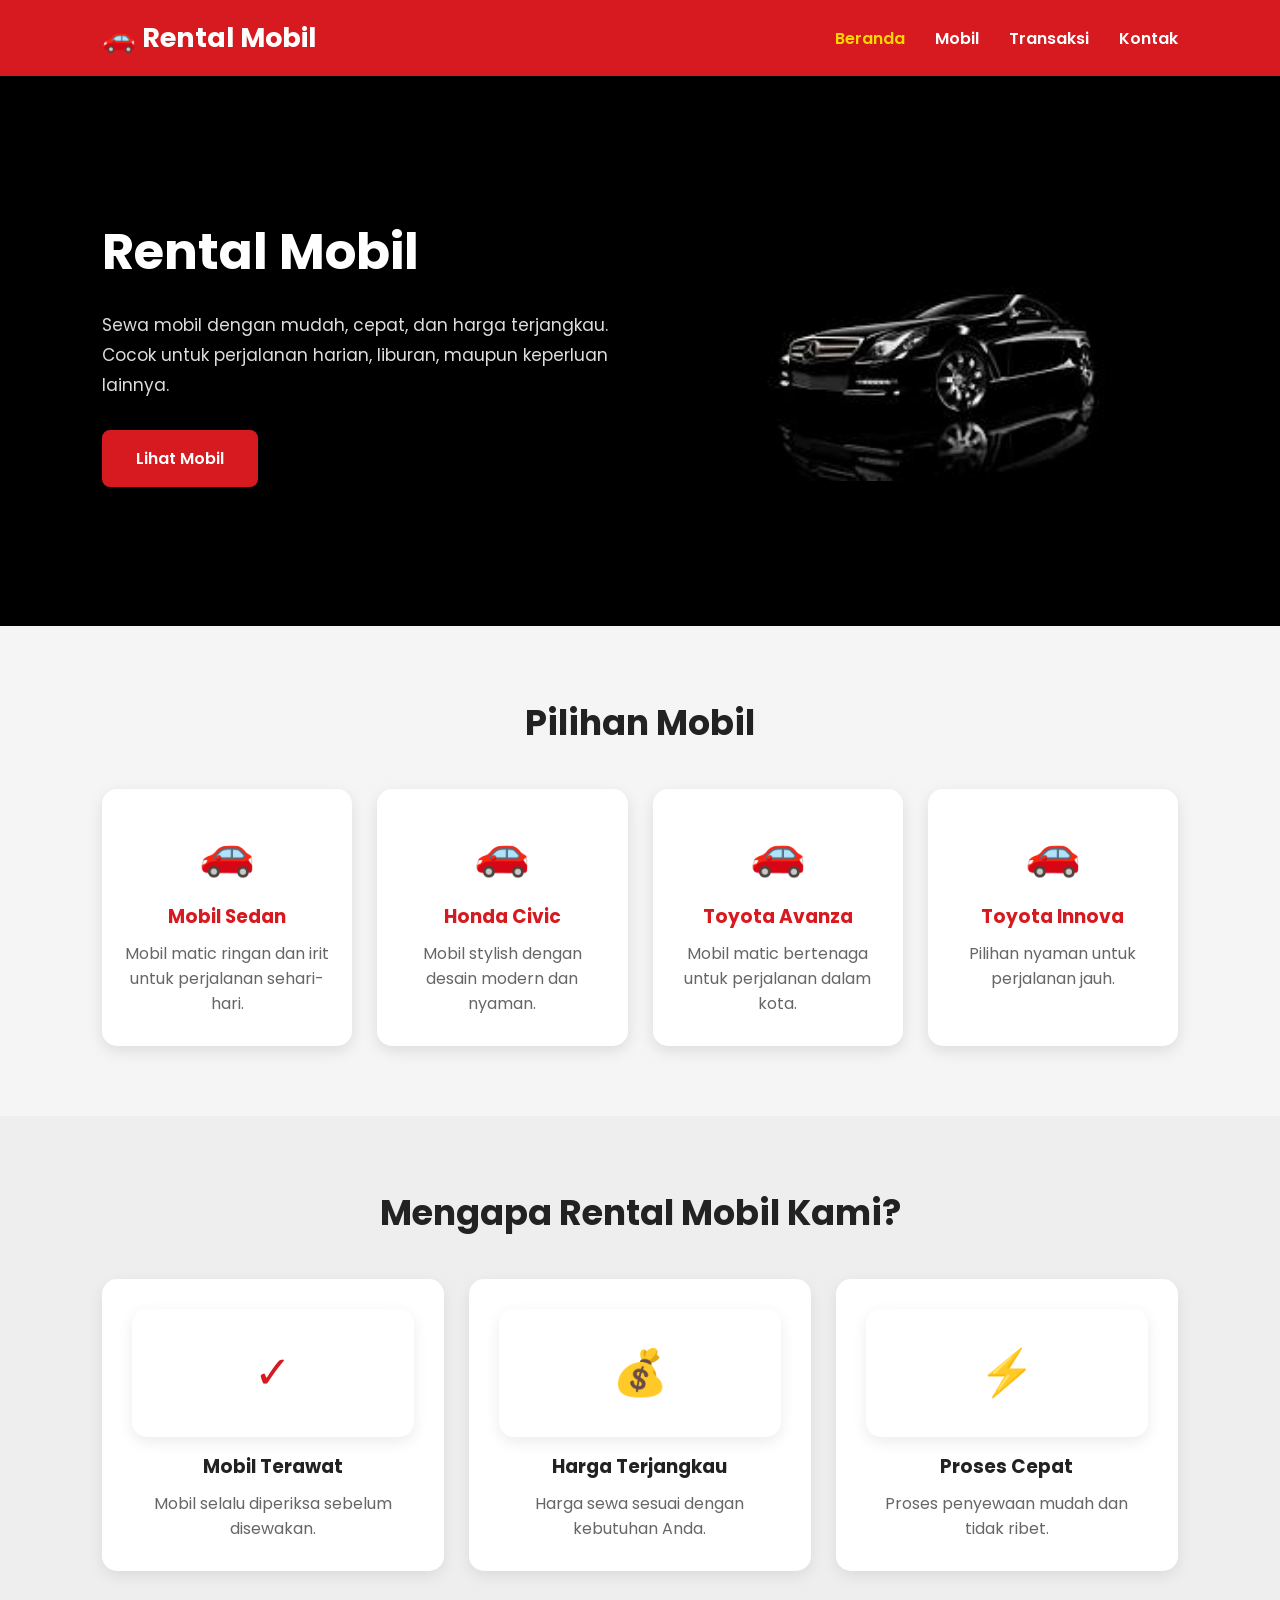
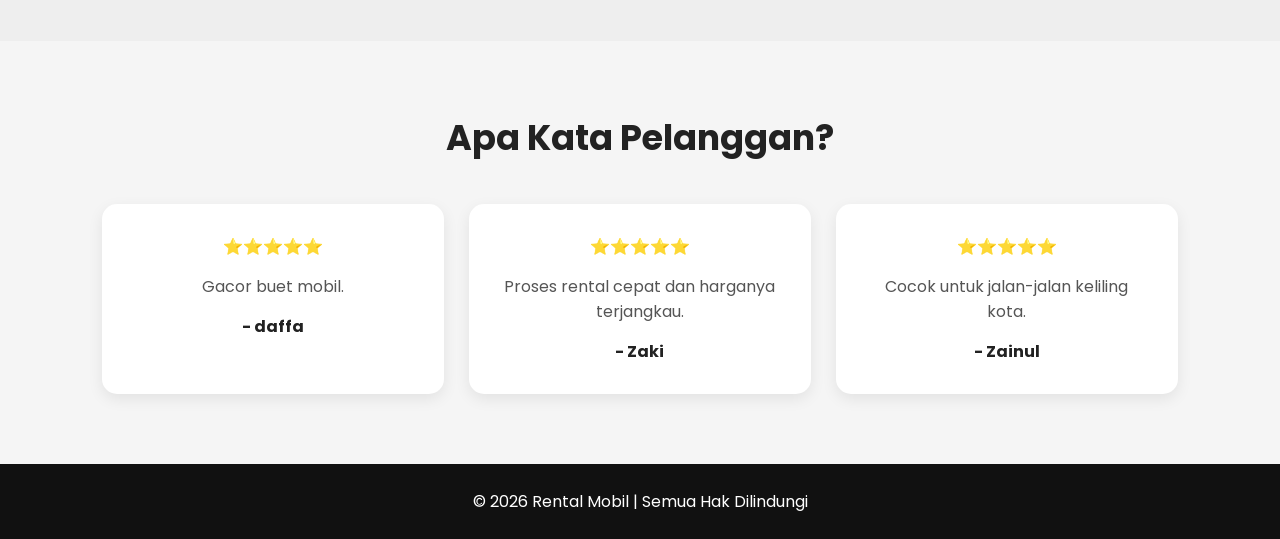
<file: UAS_Zainul Hafiz_IK-97-B/index.html>
<!DOCTYPE html>
<html lang="id">
<head>
    <meta charset="UTF-8">
    <meta name="viewport" content="width=device-width, initial-scale=1.0">

    <title>Rental Mobil</title>

    <link rel="stylesheet" href="style.css">

    <link href="https://fonts.googleapis.com/css2?family=Poppins:wght@300;400;600;700&display=swap" rel="stylesheet">
</head>

<body>

<!-- NAVBAR -->

<header>

    <div class="logo">
        🚗 Rental Mobil
    </div>

    <nav>
        <ul>
            <li>
                <a href="index.html" class="active">Beranda</a>
            </li>

            <li>
                <a href="produk.html">Mobil</a>
            </li>

            <li>
                <a href="transaksi.html">Transaksi</a>
            </li>

            <li>
                <a href="kontak.html">Kontak</a>
            </li>
        </ul>
    </nav>

</header>


<!-- HERO -->

<section class="hero">

    <div class="hero-text">

        <h1>Rental Mobil </h1>

        <p>
            Sewa mobil dengan mudah, cepat, dan harga terjangkau.
            Cocok untuk perjalanan harian, liburan, maupun keperluan lainnya.
        </p>

        <a href="produk.html" class="btn">
            Lihat Mobil
        </a>

    </div>


    <div class="hero-image">

        <img src="[data-uri]" alt="Mobil Honda">

    </div>

</section>


<!-- KATEGORI -->

<section class="kategori">

    <h2>Pilihan Mobil</h2>

    <div class="kategori-container">

        <div class="card">

            <div class="icon">🚗</div>

            <h3>Mobil Sedan</h3>

            <p>
                Mobil matic ringan dan irit untuk perjalanan sehari-hari.
            </p>

        </div>


        <div class="card">

            <div class="icon">🚗</div>

            <h3>Honda Civic</h3>

            <p>
                Mobil stylish dengan desain modern dan nyaman.
            </p>

        </div>


        <div class="card">

            <div class="icon">🚗</div>

            <h3>Toyota Avanza</h3>

            <p>
                Mobil matic bertenaga untuk perjalanan dalam kota.
            </p>

        </div>


        <div class="card">

            <div class="icon">🚗</div>

            <h3>Toyota Innova</h3>

            <p>
                Pilihan nyaman untuk perjalanan jauh.
            </p>

        </div>

    </div>

</section>


<!-- KEUNGGULAN -->

<section class="keunggulan">

    <h2>Mengapa Rental Mobil Kami?</h2>

    <div class="unggulan">

        <div>

            <div class="icon">✓</div>

            <h3>Mobil Terawat</h3>

            <p>
                Mobil selalu diperiksa sebelum disewakan.
            </p>

        </div>


        <div>

            <div class="icon">💰</div>

            <h3>Harga Terjangkau</h3>

            <p>
                Harga sewa sesuai dengan kebutuhan Anda.
            </p>

        </div>


        <div>

            <div class="icon">⚡</div>

            <h3>Proses Cepat</h3>

            <p>
                Proses penyewaan mudah dan tidak ribet.
            </p>

        </div>

    </div>

</section>


<!-- TESTIMONI -->

<section class="testimoni">

    <h2>Apa Kata Pelanggan?</h2>

    <div class="testi-container">

        <div class="testi">

            ⭐⭐⭐⭐⭐

            <p>
                Gacor buet mobil.
            </p>

            <h4>- daffa</h4>

        </div>


        <div class="testi">

            ⭐⭐⭐⭐⭐

            <p>
                Proses rental cepat dan harganya terjangkau.
            </p>

            <h4>- Zaki</h4>

        </div>


        <div class="testi">

            ⭐⭐⭐⭐⭐

            <p>
                Cocok untuk jalan-jalan keliling kota.
            </p>

            <h4>- Zainul</h4>

        </div>

    </div>

</section>


<!-- FOOTER -->

<footer>

    <p>
        © 2026 Rental Mobil | Semua Hak Dilindungi
    </p>

</footer>


<script src="script.js"></script>

</body>
</html>
</file>
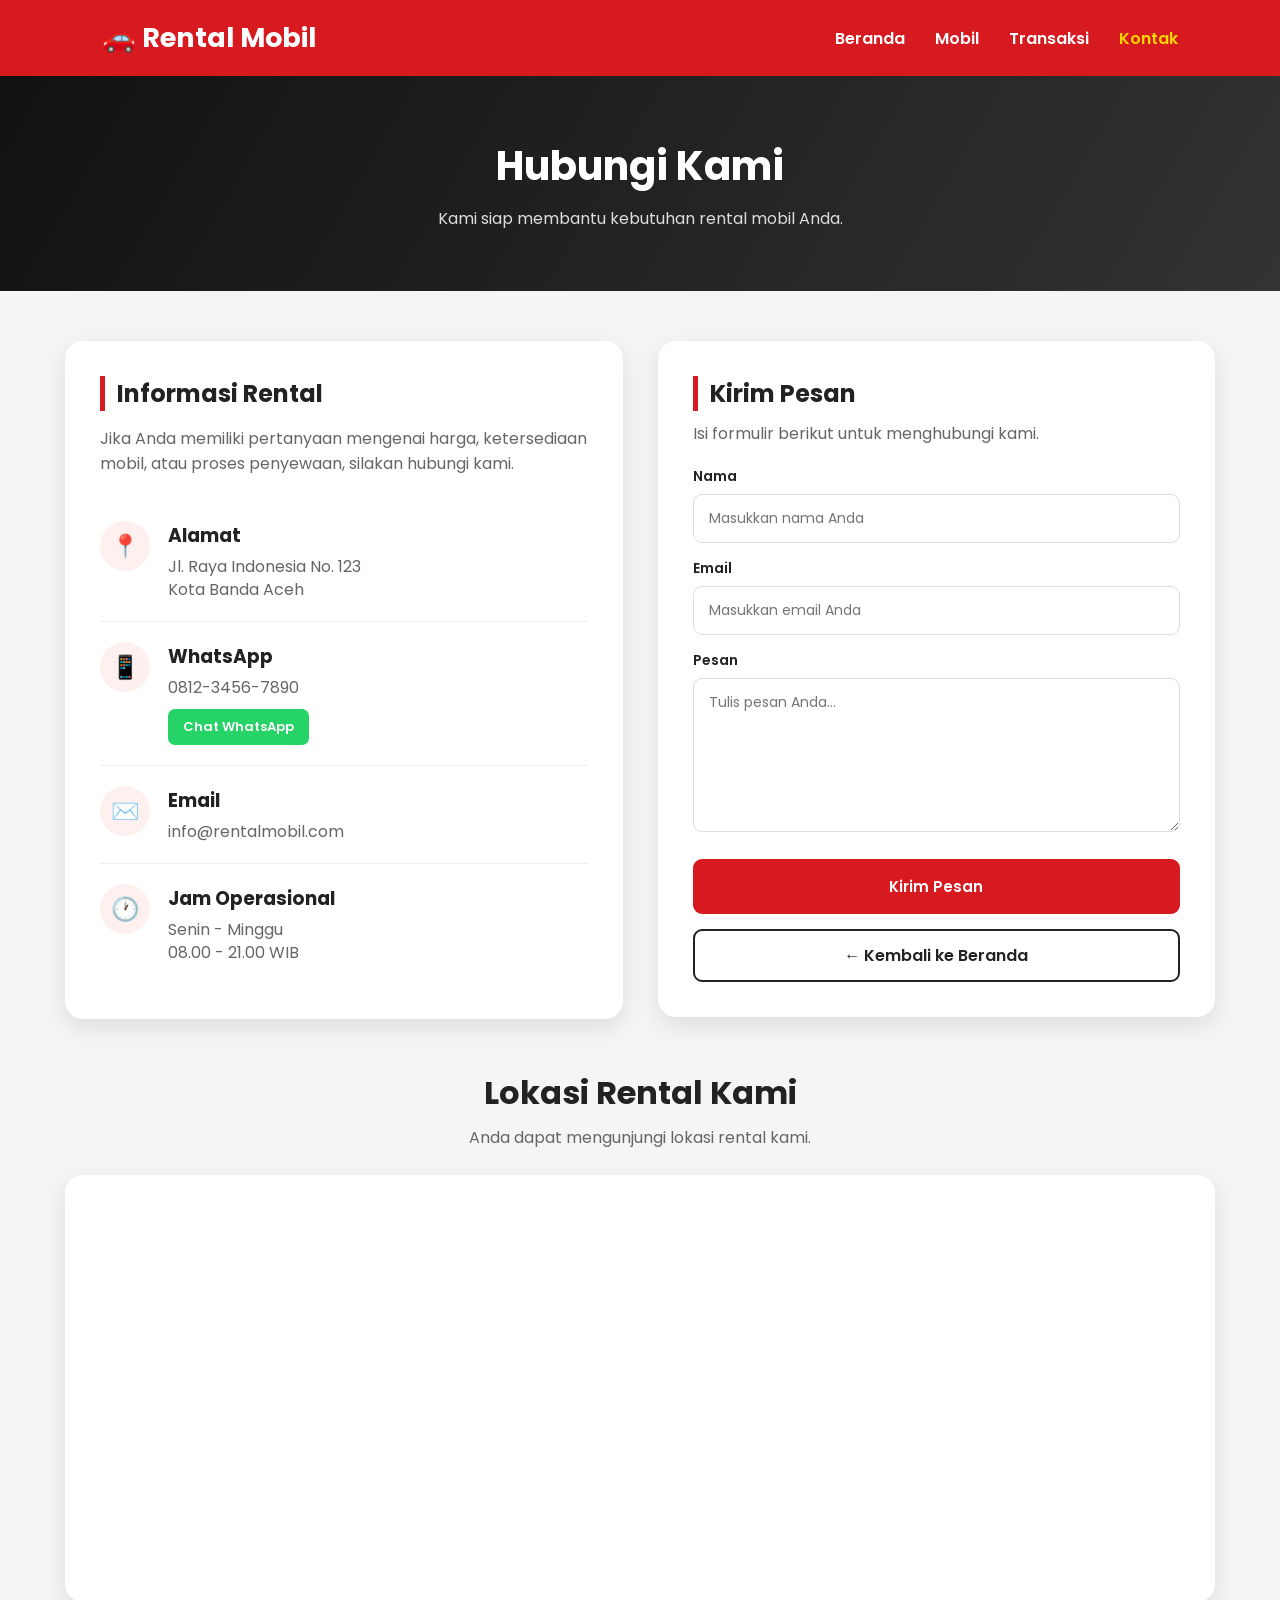
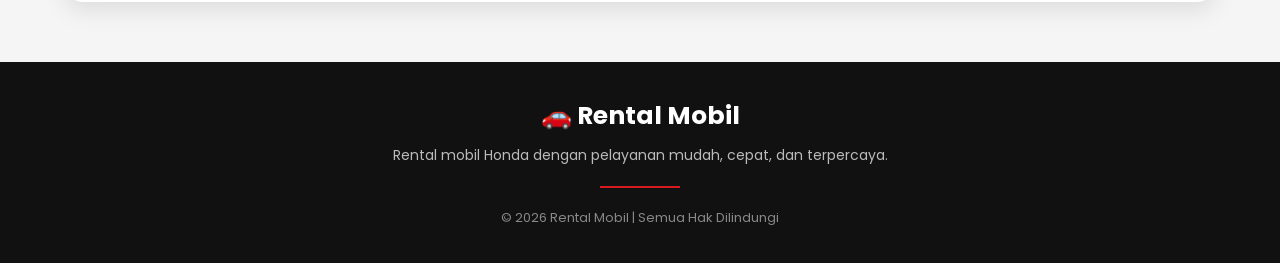
<file: UAS_Zainul Hafiz_IK-97-B/kontak.html>
<!DOCTYPE html>
<html lang="id">

<head>

    <meta charset="UTF-8">

    <meta name="viewport" content="width=device-width, initial-scale=1.0">

    <title>Kontak | Rental Mobil</title>

    <link rel="stylesheet" href="kontak.css">

    <link
        href="https://fonts.googleapis.com/css2?family=Poppins:wght@300;400;600;700&display=swap"
        rel="stylesheet"
    >

</head>

<body>


<!-- ================= NAVBAR ================= -->

<header>

    <div class="logo">
        🚗 Rental Mobil
    </div>

    <nav>

        <ul>

            <li>
                <a href="index.html">
                    Beranda
                </a>
            </li>

            <li>
                <a href="produk.html">
                    Mobil
                </a>
            </li>

            <li>
                <a href="transaksi.html">
                    Transaksi
                </a>
            </li>

            <li>
                <a href="kontak.html" class="active">
                    Kontak
                </a>
            </li>

        </ul>

    </nav>

</header>


<!-- ================= HERO ================= -->

<section class="kontak-hero">

    <h1>
        Hubungi Kami
    </h1>

    <p>
        Kami siap membantu kebutuhan rental mobil Anda.
    </p>

</section>


<!-- ================= KONTAK ================= -->

<section class="kontak-container">


    <!-- INFORMASI -->

    <div class="info-kontak">

        <h2>
            Informasi Rental
        </h2>

        <p class="intro">
            Jika Anda memiliki pertanyaan mengenai harga,
            ketersediaan mobil, atau proses penyewaan,
            silakan hubungi kami.
        </p>


        <!-- ALAMAT -->

        <div class="info-item">

            <div class="info-icon">
                📍
            </div>

            <div>

                <h3>
                    Alamat
                </h3>

                <p>
                    Jl. Raya Indonesia No. 123
                    <br>
                    Kota Banda Aceh
                </p>

            </div>

        </div>


        <!-- WHATSAPP -->

        <div class="info-item">

            <div class="info-icon">
                📱
            </div>

            <div>

                <h3>
                    WhatsApp
                </h3>

                <p>
                    0812-3456-7890
                </p>

                <a
                    href="https://wa.me/6281234567890"
                    target="_blank"
                    class="wa-button"
                >
                    Chat WhatsApp
                </a>

            </div>

        </div>


        <!-- EMAIL -->

        <div class="info-item">

            <div class="info-icon">
                ✉️
            </div>

            <div>

                <h3>
                    Email
                </h3>

                <p>
                    info@rentalmobil.com
                </p>

            </div>

        </div>


        <!-- JAM OPERASIONAL -->

        <div class="info-item">

            <div class="info-icon">
                🕐
            </div>

            <div>

                <h3>
                    Jam Operasional
                </h3>

                <p>
                    Senin - Minggu
                    <br>
                    08.00 - 21.00 WIB
                </p>

            </div>

        </div>

    </div>



    <!-- FORM -->

    <div class="form-kontak">

        <h2>
            Kirim Pesan
        </h2>

        <p>
            Isi formulir berikut untuk menghubungi kami.
        </p>


        <form id="formKontak">


            <label for="namaKontak">
                Nama
            </label>

            <input
                type="text"
                id="namaKontak"
                placeholder="Masukkan nama Anda"
            >


            <label for="emailKontak">
                Email
            </label>

            <input
                type="email"
                id="emailKontak"
                placeholder="Masukkan email Anda"
            >


            <label for="pesanKontak">
                Pesan
            </label>

            <textarea
                id="pesanKontak"
                rows="6"
                placeholder="Tulis pesan Anda..."
            ></textarea>


            <button
                type="button"
                onclick="kirimPesan()"
            >
                Kirim Pesan
            </button>


        </form>


        <a
            href="index.html"
            class="btn-kembali"
        >
            ← Kembali ke Beranda
        </a>

    </div>

</section>


<!-- ================= MAPS ================= -->

<section class="lokasi">

    <h2>
        Lokasi Rental Kami
    </h2>

    <p>
        Anda dapat mengunjungi lokasi rental kami.
    </p>


    <div class="map-container">

        <iframe
            src="https://www.google.com/maps?q=Banda%20Aceh&output=embed"
            loading="lazy">
        </iframe>

    </div>

</section>


<!-- ================= FOOTER ================= -->

<footer>

    <div class="footer-logo">
        🚗 Rental Mobil
    </div>

    <p>
        Rental mobil Honda dengan pelayanan mudah,
        cepat, dan terpercaya.
    </p>

    <div class="footer-line"></div>

    <p class="copyright">
        © 2026 Rental Mobil | Semua Hak Dilindungi
    </p>

</footer>


<!-- JAVASCRIPT -->

<script src="script.js"></script>

</body>

</html>
</file>
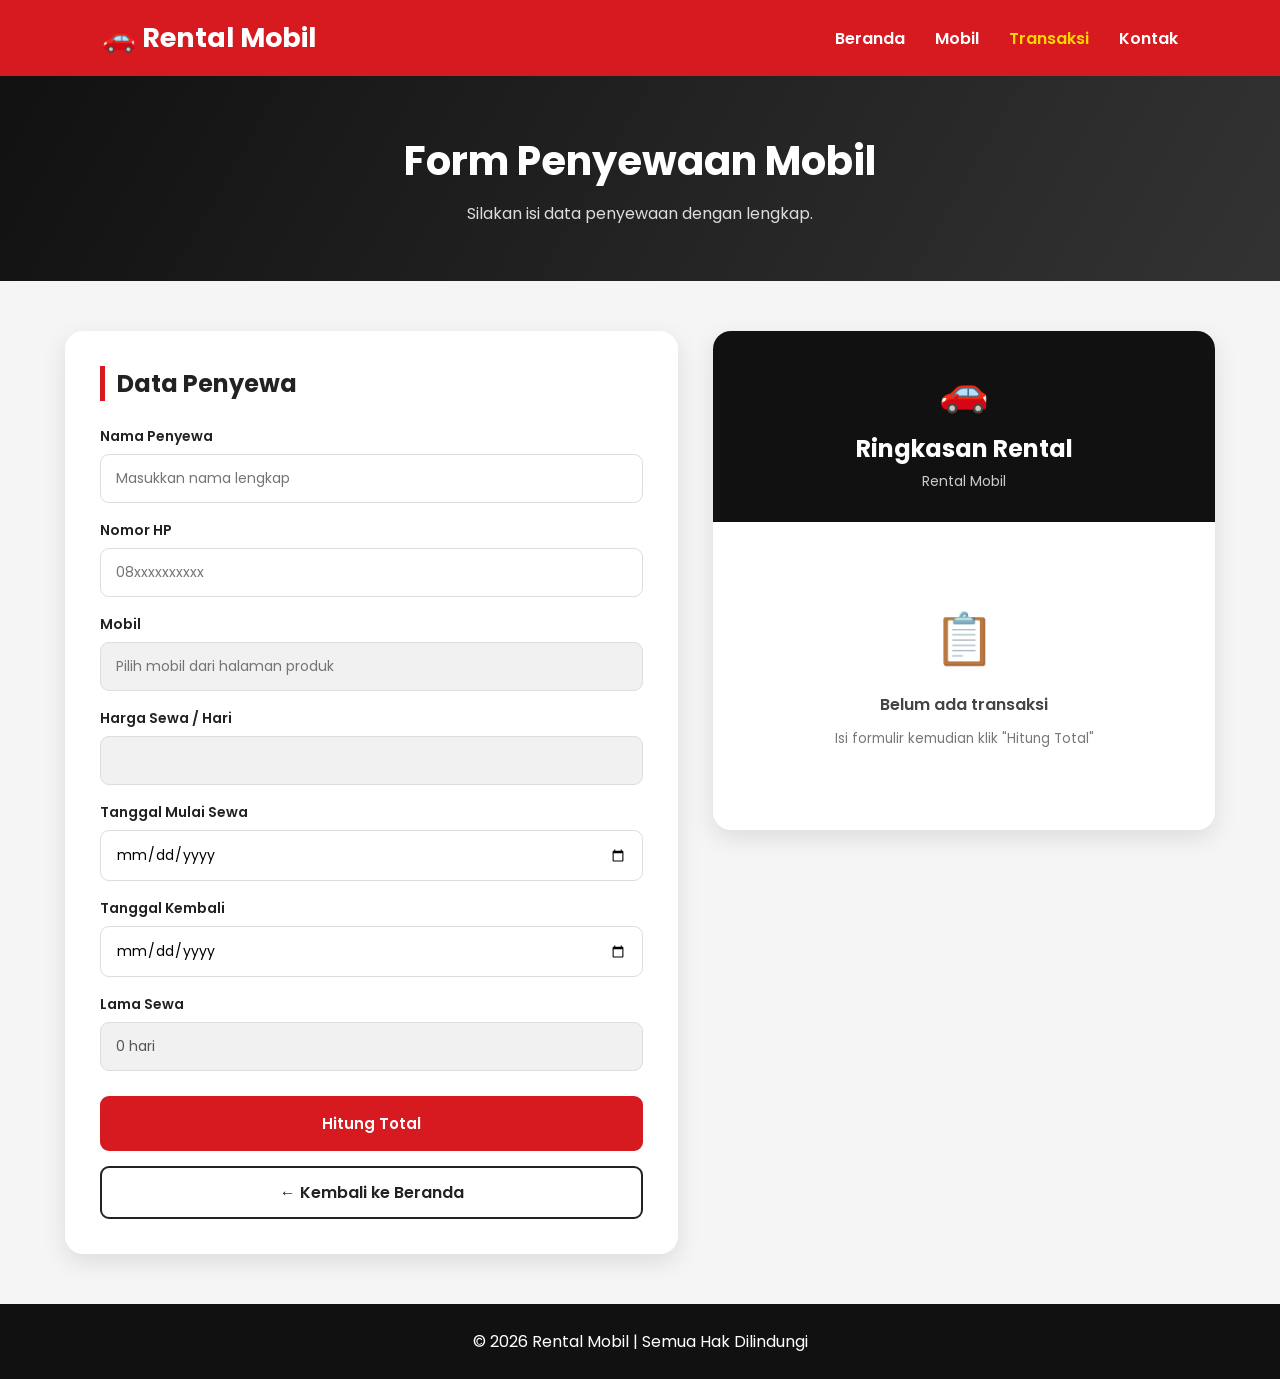
<file: UAS_Zainul Hafiz_IK-97-B/transaksi.html>
<!DOCTYPE html>
<html lang="id">

<head>

    <meta charset="UTF-8">

    <meta name="viewport" content="width=device-width, initial-scale=1.0">

    <title>Transaksi | Rental Mobil</title>

    <link rel="stylesheet" href="transaksi.css">

    <link
        href="https://fonts.googleapis.com/css2?family=Poppins:wght@300;400;600;700&display=swap"
        rel="stylesheet"
    >

</head>

<body>


<!-- ================= NAVBAR ================= -->

<header>

    <div class="logo">
        🚗 Rental Mobil
    </div>

    <nav>

        <ul>

            <li>
                <a href="index.html">
                    Beranda
                </a>
            </li>

            <li>
                <a href="produk.html">
                    Mobil
                </a>
            </li>

            <li>
                <a href="transaksi.html" class="active">
                    Transaksi
                </a>
            </li>

            <li>
                <a href="kontak.html">
                    Kontak
                </a>
            </li>

        </ul>

    </nav>

</header>


<!-- ================= JUDUL ================= -->

<section class="judul">

    <h1>
        Form Penyewaan Mobil
    </h1>

    <p>
        Silakan isi data penyewaan dengan lengkap.
    </p>

</section>


<!-- ================= TRANSAKSI ================= -->

<section class="transaksi-container">


    <!-- FORM -->

    <div class="form-box">

        <h2>
            Data Penyewa
        </h2>


        <form id="formTransaksi">


            <!-- NAMA -->

            <label for="nama">
                Nama Penyewa
            </label>

            <input
                type="text"
                id="nama"
                placeholder="Masukkan nama lengkap"
            >


            <!-- NOMOR HP -->

            <label for="hp">
                Nomor HP
            </label>

            <input
                type="tel"
                id="hp"
                placeholder="08xxxxxxxxxx"
            >


            <!-- MOTOR -->

            <label for="produk">
                Mobil
            </label>

            <input
                type="text"
                id="produk"
                readonly
                placeholder="Pilih mobil dari halaman produk"
            >


            <!-- HARGA -->

            <label for="harga">
                Harga Sewa / Hari
            </label>

            <input
                type="text"
                id="harga"
                readonly
            >


            <!-- TANGGAL SEWA -->

            <label for="tgl">
                Tanggal Mulai Sewa
            </label>

            <input
                type="date"
                id="tgl"
            >


            <!-- TANGGAL KEMBALI -->

            <label for="tglKembali">
                Tanggal Kembali
            </label>

            <input
                type="date"
                id="tglKembali"
            >


            <!-- LAMA SEWA -->

            <label for="hari">
                Lama Sewa
            </label>

            <input
                type="text"
                id="hari"
                value="0 hari"
                readonly
            >


            <!-- TOMBOL -->

            <button
                type="button"
                onclick="hitungTotal()"
            >
                Hitung Total
            </button>


        </form>


        <!-- KEMBALI -->

        <a
            href="index.html"
            class="btn-kembali"
        >
            ← Kembali ke Beranda
        </a>


    </div>



    <!-- STRUK -->

    <div class="struk-box">

        <div class="struk-header">

            <div class="struk-icon">
                🚗
            </div>

            <h2>
                Ringkasan Rental
            </h2>

            <p>
                Rental Mobil
            </p>

        </div>


        <div
            id="hasil"
            class="hasil"
        >

            <div class="kosong">

                <div>
                    📋
                </div>

                <p>
                    Belum ada transaksi
                </p>

                <small>
                    Isi formulir kemudian klik
                    "Hitung Total"
                </small>

            </div>

        </div>


    </div>


</section>


<!-- ================= FOOTER ================= -->

<footer>

    <p>
        © 2026 Rental Mobil | Semua Hak Dilindungi
    </p>

</footer>


<!-- JAVASCRIPT -->

<script src="script.js"></script>

</body>

</html>
</file>
<file: UAS_Zainul Hafiz_IK-97-B/style.css>
* {
    margin: 0;
    padding: 0;
    box-sizing: border-box;
    font-family: 'Poppins', sans-serif;
}

body {
    background: #f5f5f5;
    color: #222;
}


/* ================= NAVBAR ================= */

header {
    background: #d71920;
    color: white;

    display: flex;
    justify-content: space-between;
    align-items: center;

    padding: 18px 8%;

    position: sticky;
    top: 0;

    z-index: 999;
}

.logo {
    font-size: 27px;
    font-weight: 700;
}

nav ul {
    display: flex;
    list-style: none;
    gap: 30px;
}

nav ul li a {
    color: white;
    text-decoration: none;

    font-weight: 600;

    transition: 0.3s;
}

nav ul li a:hover,
nav ul li a.active {
    color: #ffd700;
}


/* ================= HERO ================= */

.hero {
    min-height: 550px;

    display: flex;

    justify-content: space-between;
    align-items: center;

    padding: 70px 8%;

    background:
        linear-gradient(
            120deg,
            #000000,
            #000000
        );

    color: white;
}

.hero-text {
    width: 50%;
}

.hero-text h1 {
    font-size: 50px;

    color: #ffffff;

    margin-bottom: 20px;
}

.hero-text p {
    font-size: 17px;

    line-height: 30px;

    margin-bottom: 30px;

    color: #dddddd;
}

.btn {
    display: inline-block;

    background: #d71920;

    color: white;

    padding: 14px 32px;

    border-radius: 8px;

    text-decoration: none;

    font-weight: 600;

    border: 2px solid #d71920;

    transition: 0.3s;
}

.btn:hover {
    background: transparent;

    color: white;

    border-color: white;
}


/* ================= HERO IMAGE ================= */

.hero-image {
    width: 45%;

    text-align: center;
}

.hero-image img {
    width: 100%;

    max-width: 500px;

    object-fit: contain;
}


/* ================= KATEGORI ================= */

.kategori {
    padding: 70px 8%;

    text-align: center;
}

.kategori h2 {
    font-size: 35px;

    margin-bottom: 40px;

    color: #222;
}

.kategori-container {
    display: grid;

    grid-template-columns: repeat(4, 1fr);

    gap: 25px;
}

.card {
    background: white;

    padding: 30px 20px;

    border-radius: 15px;

    box-shadow: 0 5px 15px rgba(0,0,0,0.1);

    transition: 0.3s;
}

.card:hover {
    transform: translateY(-8px);

    box-shadow: 0 12px 25px rgba(0,0,0,0.15);
}

.icon {
    font-size: 45px;

    margin-bottom: 15px;
}

.card h3 {
    margin-bottom: 10px;

    color: #d71920;
}

.card p {
    color: #666;

    line-height: 25px;
}


/* ================= KEUNGGULAN ================= */

.keunggulan {
    padding: 70px 8%;

    text-align: center;

    background: #eeeeee;
}

.keunggulan h2 {
    font-size: 35px;

    margin-bottom: 40px;
}

.unggulan {
    display: grid;

    grid-template-columns: repeat(3, 1fr);

    gap: 25px;
}

.unggulan div {
    background: white;

    padding: 30px;

    border-radius: 15px;

    box-shadow: 0 5px 15px rgba(0,0,0,0.08);
}

.unggulan .icon {
    color: #d71920;
}

.unggulan h3 {
    margin-bottom: 10px;
}

.unggulan p {
    color: #666;
}


/* ================= TESTIMONI ================= */

.testimoni {
    padding: 70px 8%;

    text-align: center;
}

.testimoni h2 {
    font-size: 35px;

    margin-bottom: 40px;
}

.testi-container {
    display: grid;

    grid-template-columns: repeat(3, 1fr);

    gap: 25px;
}

.testi {
    background: white;

    padding: 30px;

    border-radius: 15px;

    box-shadow: 0 5px 15px rgba(0,0,0,0.08);
}

.testi p {
    margin: 15px 0;

    color: #555;

    line-height: 25px;
}


/* ================= FOOTER ================= */

footer {
    background: #111;

    color: white;

    text-align: center;

    padding: 25px;
}


/* ================= RESPONSIVE ================= */

@media (max-width: 900px) {

    header {
        flex-direction: column;

        gap: 15px;
    }

    nav ul {
        gap: 15px;
    }

    .hero {
        flex-direction: column;

        text-align: center;

        gap: 40px;
    }

    .hero-text {
        width: 100%;
    }

    .hero-image {
        width: 90%;
    }

    .kategori-container {
        grid-template-columns: repeat(2, 1fr);
    }

    .unggulan {
        grid-template-columns: 1fr;
    }

    .testi-container {
        grid-template-columns: 1fr;
    }
}


@media (max-width: 600px) {

    .kategori-container {
        grid-template-columns: 1fr;
    }

    .hero-text h1 {
        font-size: 35px;
    }

    nav ul {
        flex-wrap: wrap;

        justify-content: center;
    }
}
</file>
<file: UAS_Zainul Hafiz_IK-97-B/kontak.css>
* {
    margin: 0;
    padding: 0;

    box-sizing: border-box;

    font-family: 'Poppins', sans-serif;
}


body {

    background: #f5f5f5;

    color: #222;
}


/* ================= NAVBAR ================= */

header {

    background: #d71920;

    color: white;

    padding: 18px 8%;

    display: flex;

    justify-content: space-between;

    align-items: center;

    position: sticky;

    top: 0;

    z-index: 1000;
}


.logo {

    font-size: 27px;

    font-weight: 700;
}


nav ul {

    display: flex;

    list-style: none;

    gap: 30px;
}


nav a {

    color: white;

    text-decoration: none;

    font-weight: 600;

    transition: 0.3s;
}


nav a:hover,
nav a.active {

    color: #ffd700;
}


/* ================= HERO ================= */

.kontak-hero {

    background:
        linear-gradient(
            120deg,
            #111,
            #333
        );

    color: white;

    text-align: center;

    padding: 60px 8%;
}


.kontak-hero h1 {

    font-size: 40px;

    margin-bottom: 10px;
}


.kontak-hero p {

    color: #ddd;
}


/* ================= CONTAINER ================= */

.kontak-container {

    max-width: 1200px;

    margin: 50px auto;

    padding: 0 25px;

    display: grid;

    grid-template-columns:
        1fr 1fr;

    gap: 35px;

    align-items: start;
}


/* ================= INFORMASI ================= */

.info-kontak {

    background: white;

    padding: 35px;

    border-radius: 18px;

    box-shadow:
        0 8px 25px
        rgba(0,0,0,0.10);
}


.info-kontak h2 {

    border-left:
        5px solid #d71920;

    padding-left: 12px;

    margin-bottom: 15px;
}


.intro {

    color: #666;

    line-height: 25px;

    margin-bottom: 25px;
}


/* ================= ITEM ================= */

.info-item {

    display: flex;

    align-items: flex-start;

    gap: 18px;

    padding: 20px 0;

    border-bottom:
        1px solid #eee;
}


.info-item:last-child {

    border-bottom: none;
}


.info-icon {

    width: 50px;

    height: 50px;

    min-width: 50px;

    background: #fff0f0;

    border-radius: 50%;

    display: flex;

    align-items: center;

    justify-content: center;

    font-size: 23px;
}


.info-item h3 {

    margin-bottom: 5px;
}


.info-item p {

    color: #666;

    line-height: 23px;
}


/* ================= WHATSAPP ================= */

.wa-button {

    display: inline-block;

    margin-top: 10px;

    padding: 8px 15px;

    background: #25d366;

    color: white;

    border-radius: 7px;

    text-decoration: none;

    font-size: 13px;

    font-weight: 600;

    transition: 0.3s;
}


.wa-button:hover {

    background: #128c4a;
}


/* ================= FORM ================= */

.form-kontak {

    background: white;

    padding: 35px;

    border-radius: 18px;

    box-shadow:
        0 8px 25px
        rgba(0,0,0,0.10);
}


.form-kontak h2 {

    border-left:
        5px solid #d71920;

    padding-left: 12px;

    margin-bottom: 10px;
}


.form-kontak > p {

    color: #666;

    margin-bottom: 20px;
}


label {

    display: block;

    margin-top: 15px;

    margin-bottom: 7px;

    font-weight: 600;

    font-size: 14px;
}


input,
textarea {

    width: 100%;

    padding: 13px 15px;

    border: 1px solid #ddd;

    border-radius: 9px;

    outline: none;

    font-size: 14px;

    resize: vertical;

    transition: 0.3s;
}


input:focus,
textarea:focus {

    border-color: #d71920;

    box-shadow:
        0 0 0 3px
        rgba(215,25,32,0.08);
}


/* ================= BUTTON ================= */

.form-kontak button {

    width: 100%;

    margin-top: 20px;

    padding: 14px;

    background: #d71920;

    color: white;

    border: 2px solid #d71920;

    border-radius: 9px;

    cursor: pointer;

    font-size: 15px;

    font-weight: 600;

    transition: 0.3s;
}


.form-kontak button:hover {

    background: white;

    color: #d71920;
}


/* ================= KEMBALI ================= */

.btn-kembali {

    display: block;

    text-align: center;

    margin-top: 15px;

    padding: 12px;

    border: 2px solid #222;

    color: #222;

    border-radius: 9px;

    text-decoration: none;

    font-weight: 600;

    transition: 0.3s;
}


.btn-kembali:hover {

    background: #222;

    color: white;
}


/* ================= LOKASI ================= */

.lokasi {

    max-width: 1200px;

    margin: 0 auto 60px;

    padding: 0 25px;

    text-align: center;
}


.lokasi h2 {

    font-size: 32px;

    margin-bottom: 8px;
}


.lokasi > p {

    color: #666;

    margin-bottom: 25px;
}


.map-container {

    background: white;

    padding: 10px;

    border-radius: 18px;

    box-shadow:
        0 8px 25px
        rgba(0,0,0,0.10);
}


.map-container iframe {

    width: 100%;

    height: 400px;

    border: 0;

    border-radius: 12px;
}


/* ================= FOOTER ================= */

footer {

    background: #111;

    color: white;

    text-align: center;

    padding: 35px 20px;
}


.footer-logo {

    font-size: 25px;

    font-weight: 700;

    margin-bottom: 10px;
}


footer p {

    color: #bbb;

    font-size: 14px;
}


.footer-line {

    width: 80px;

    height: 2px;

    background: #d71920;

    margin: 20px auto;
}


.copyright {

    color: #888 !important;

    font-size: 13px !important;
}


/* ================= RESPONSIVE ================= */

@media (max-width: 900px) {

    header {

        flex-direction: column;

        gap: 15px;
    }


    nav ul {

        gap: 15px;

        flex-wrap: wrap;

        justify-content: center;
    }


    .kontak-container {

        grid-template-columns: 1fr;
    }

}


@media (max-width: 600px) {

    .kontak-hero h1 {

        font-size: 30px;
    }


    .info-kontak,
    .form-kontak {

        padding: 25px 20px;
    }


    .map-container iframe {

        height: 300px;
    }

}
</file>
<file: UAS_Zainul Hafiz_IK-97-B/transaksi.css>
* {
    margin: 0;
    padding: 0;
    box-sizing: border-box;

    font-family: 'Poppins', sans-serif;
}


body {
    background: #f5f5f5;

    color: #222;
}


/* ================= NAVBAR ================= */

header {

    background: #d71920;

    color: white;

    padding: 18px 8%;

    display: flex;

    justify-content: space-between;

    align-items: center;

    position: sticky;

    top: 0;

    z-index: 1000;
}


.logo {

    font-size: 27px;

    font-weight: 700;
}


nav ul {

    display: flex;

    list-style: none;

    gap: 30px;
}


nav a {

    color: white;

    text-decoration: none;

    font-weight: 600;

    transition: 0.3s;
}


nav a:hover,
nav a.active {

    color: #ffd700;
}


/* ================= JUDUL ================= */

.judul {

    background:
        linear-gradient(
            120deg,
            #111,
            #333
        );

    color: white;

    text-align: center;

    padding: 55px 8%;
}


.judul h1 {

    font-size: 40px;

    margin-bottom: 10px;
}


.judul p {

    color: #ddd;
}


/* ================= CONTAINER ================= */

.transaksi-container {

    max-width: 1200px;

    margin: 50px auto;

    padding: 0 25px;

    display: grid;

    grid-template-columns:
        1.1fr 0.9fr;

    gap: 35px;

    align-items: start;
}


/* ================= FORM ================= */

.form-box {

    background: white;

    padding: 35px;

    border-radius: 18px;

    box-shadow:
        0 8px 25px
        rgba(0,0,0,0.10);
}


.form-box h2 {

    color: #222;

    margin-bottom: 25px;

    border-left:
        5px solid #d71920;

    padding-left: 12px;
}


label {

    display: block;

    margin-top: 17px;

    margin-bottom: 7px;

    font-weight: 600;

    font-size: 14px;
}


input {

    width: 100%;

    padding: 13px 15px;

    border: 1px solid #ddd;

    border-radius: 9px;

    outline: none;

    font-size: 14px;

    background: white;

    transition: 0.3s;
}


input:focus {

    border-color: #d71920;

    box-shadow:
        0 0 0 3px
        rgba(215,25,32,0.08);
}


input[readonly] {

    background: #f1f1f1;

    color: #555;
}


/* ================= BUTTON HITUNG ================= */

.form-box button {

    width: 100%;

    margin-top: 25px;

    padding: 14px;

    background: #d71920;

    color: white;

    border: 2px solid #d71920;

    border-radius: 9px;

    cursor: pointer;

    font-size: 15px;

    font-weight: 600;

    transition: 0.3s;
}


.form-box button:hover {

    background: white;

    color: #d71920;
}


/* ================= BUTTON KEMBALI ================= */

.btn-kembali {

    display: block;

    text-align: center;

    margin-top: 15px;

    padding: 12px;

    border: 2px solid #222;

    color: #222;

    border-radius: 9px;

    text-decoration: none;

    font-weight: 600;

    transition: 0.3s;
}


.btn-kembali:hover {

    background: #222;

    color: white;
}


/* ================= STRUK ================= */

.struk-box {

    background: white;

    border-radius: 18px;

    overflow: hidden;

    box-shadow:
        0 8px 25px
        rgba(0,0,0,0.10);
}


.struk-header {

    background: #111;

    color: white;

    text-align: center;

    padding: 30px;
}


.struk-icon {

    font-size: 40px;

    margin-bottom: 10px;
}


.struk-header h2 {

    margin-bottom: 5px;
}


.struk-header p {

    color: #ccc;

    font-size: 14px;
}


.hasil {

    padding: 30px;
}


.kosong {

    text-align: center;

    padding: 50px 20px;

    color: #777;
}


.kosong div {

    font-size: 50px;

    margin-bottom: 15px;
}


.kosong p {

    font-weight: 600;

    margin-bottom: 8px;

    color: #444;
}


.kosong small {

    line-height: 22px;
}


/* ================= DETAIL STRUK ================= */

.detail {

    display: flex;

    justify-content: space-between;

    gap: 20px;

    padding: 10px 0;

    border-bottom: 1px dashed #ddd;
}


.detail span:first-child {

    color: #777;
}


.detail span:last-child {

    font-weight: 600;

    text-align: right;
}


.total-box {

    margin-top: 25px;

    padding: 20px;

    background: #fff3f3;

    border-radius: 12px;

    text-align: center;
}


.total-box p {

    color: #666;

    margin-bottom: 5px;
}


.total-box h1 {

    color: #d71920;

    font-size: 30px;
}


/* ================= FOOTER ================= */

footer {

    background: #111;

    color: white;

    text-align: center;

    padding: 25px;

    margin-top: 50px;
}


/* ================= RESPONSIVE ================= */

@media (max-width: 900px) {

    header {

        flex-direction: column;

        gap: 15px;
    }


    nav ul {

        gap: 15px;

        flex-wrap: wrap;

        justify-content: center;
    }


    .transaksi-container {

        grid-template-columns: 1fr;

    }

}


@media (max-width: 600px) {

    .judul h1 {

        font-size: 30px;
    }


    .form-box {

        padding: 25px 20px;
    }


    .hasil {

        padding: 20px;
    }

}
</file>
